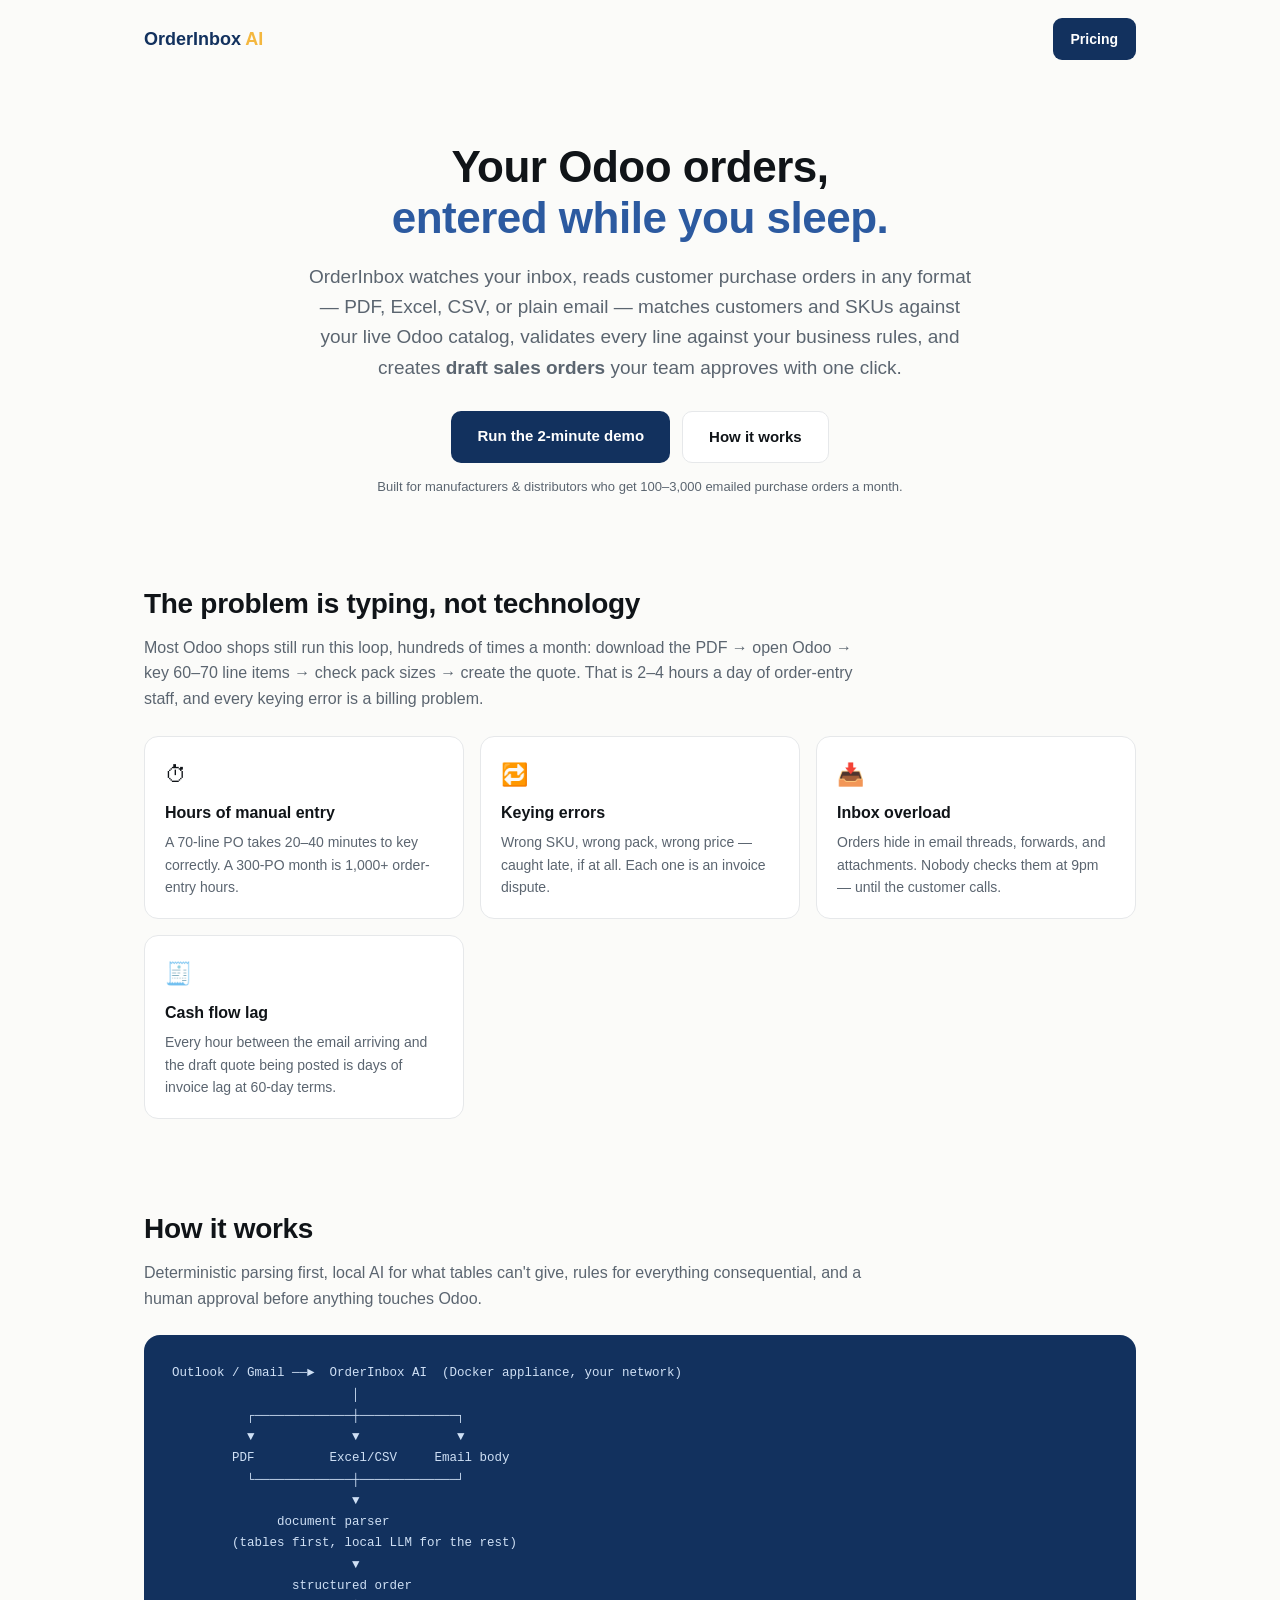
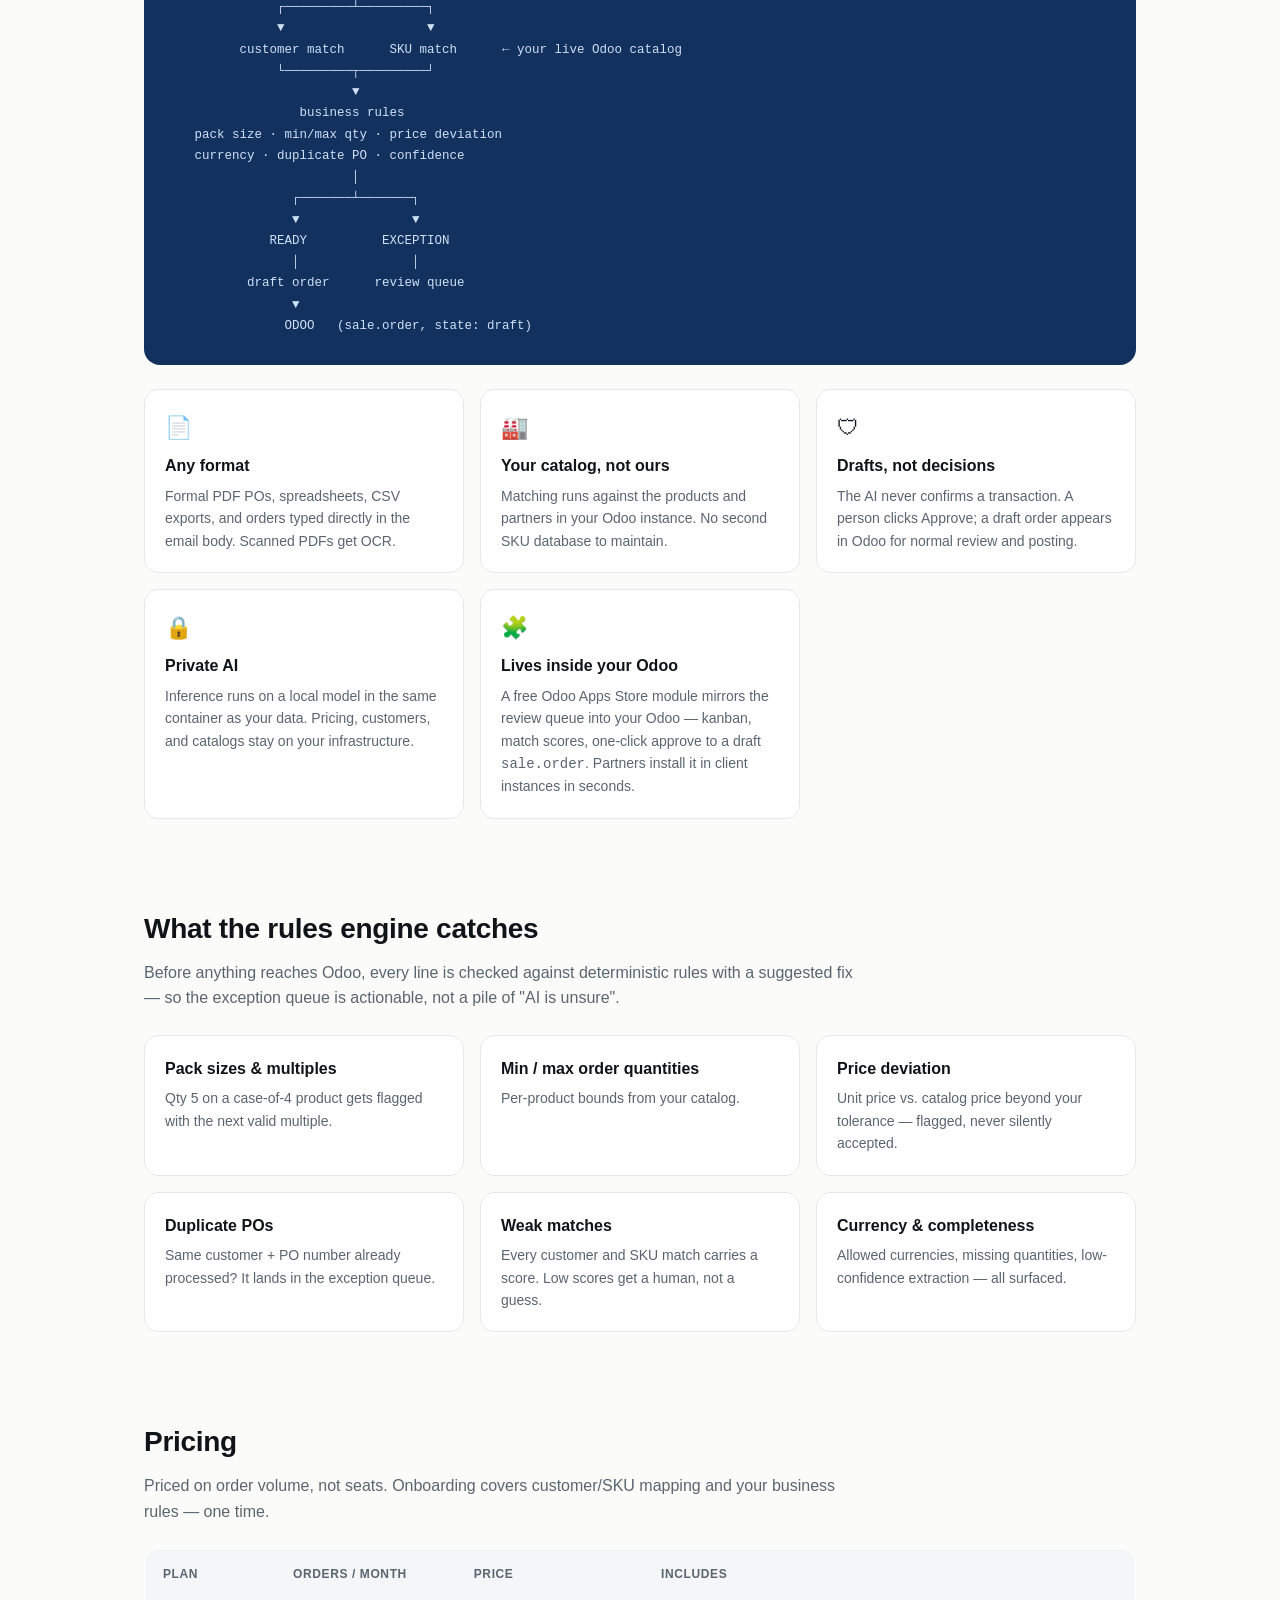
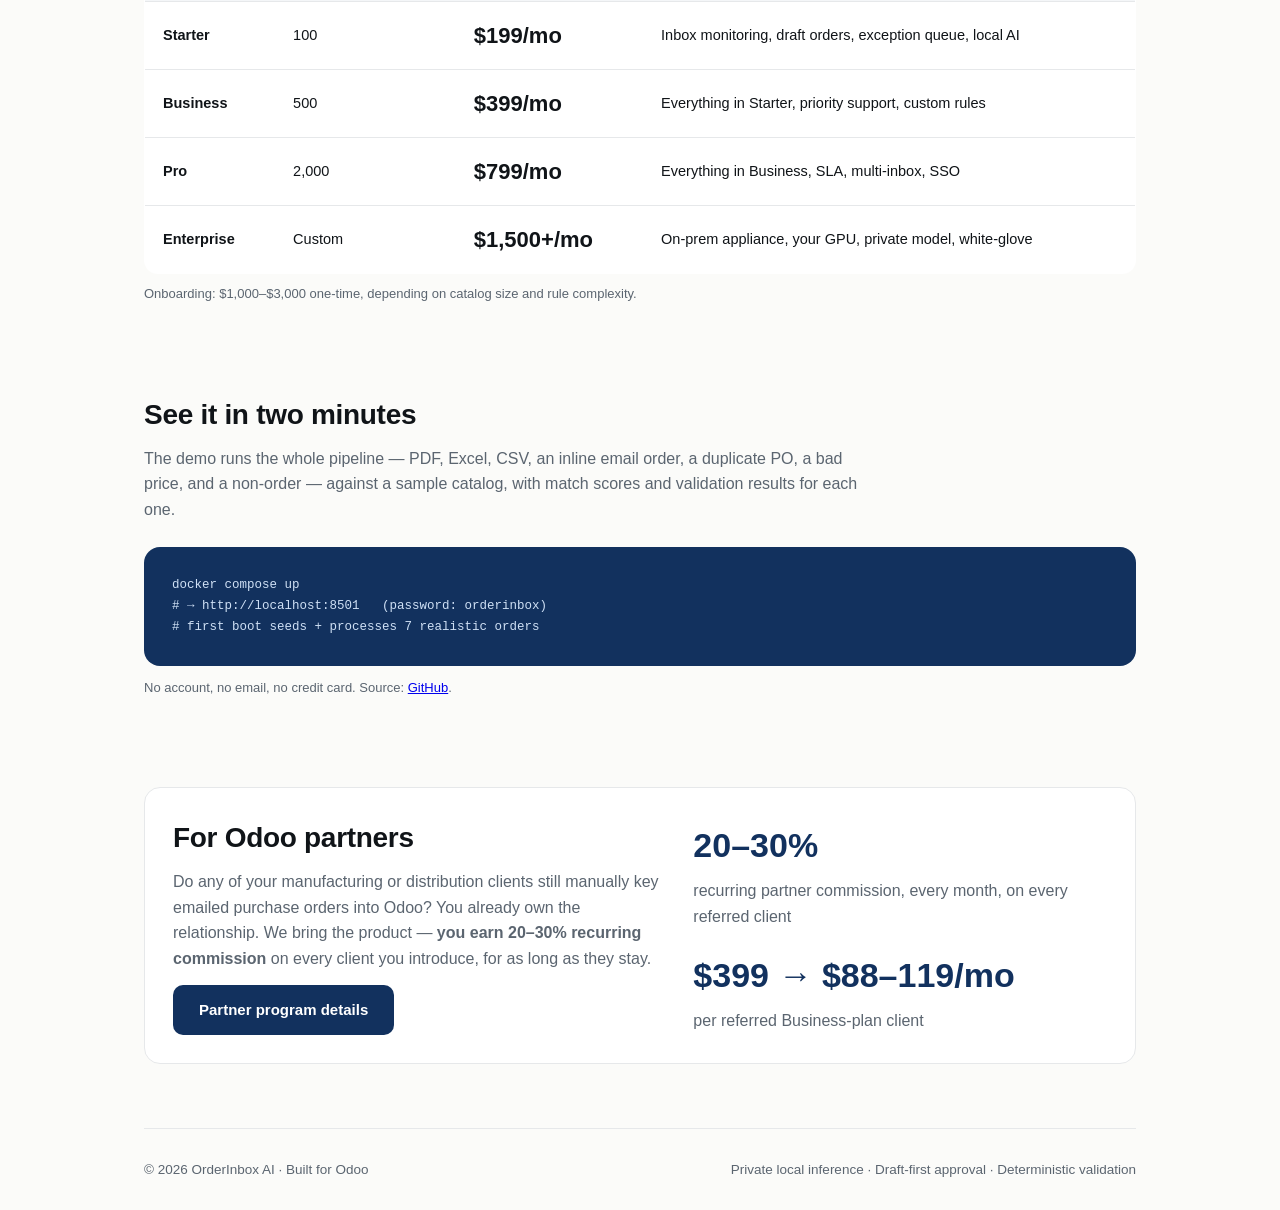
<file: site/index.html>
<!DOCTYPE html>
<html lang="en">
<head>
<meta charset="utf-8">
<meta name="viewport" content="width=device-width, initial-scale=1">
<title>OrderInbox AI — AI order entry for Odoo</title>
<meta name="description" content="OrderInbox AI watches your inbox, reads customer purchase orders (PDF, Excel, CSV, email), matches customers and SKUs against your Odoo catalog, validates business rules, and creates draft sales orders for one-click approval. Private, local AI.">
<style>
:root{--ink:#101418;--muted:#5b6570;--bg:#fbfbf9;--panel:#fff;--line:#e6e8ea;--brand:#12315e;--brand2:#2c5aa0;--ok:#0e7a5f;--accent:#f4b73f}
*{box-sizing:border-box;margin:0}
body{font-family:-apple-system,"Segoe UI",Roboto,Inter,Arial,sans-serif;color:var(--ink);background:var(--bg);line-height:1.6}
.wrap{max-width:1040px;margin:0 auto;padding:0 24px}
nav{display:flex;justify-content:space-between;align-items:center;padding:18px 0}
.logo{font-weight:800;font-size:18px;color:var(--brand)}
.logo span{color:var(--accent)}
nav a.cta{background:var(--brand);color:#fff;padding:10px 18px;border-radius:9px;text-decoration:none;font-weight:600;font-size:14px}
header{padding:64px 0 40px;text-align:center}
h1{font-size:44px;line-height:1.15;letter-spacing:-.5px;margin-bottom:18px}
h1 em{font-style:normal;color:var(--brand2)}
.sub{font-size:19px;color:var(--muted);max-width:680px;margin:0 auto 28px}
.cta-row{display:flex;gap:12px;justify-content:center;flex-wrap:wrap;margin-bottom:14px}
.btn{display:inline-block;padding:13px 26px;border-radius:10px;font-weight:700;text-decoration:none;font-size:15px}
.btn.p{background:var(--brand);color:#fff}
.btn.s{background:#fff;border:1.5px solid var(--line);color:var(--ink)}
.fine{font-size:13px;color:var(--muted)}
section{padding:44px 0}
h2{font-size:28px;margin-bottom:8px;letter-spacing:-.3px}
.lead{color:var(--muted);margin-bottom:24px;max-width:720px}
.grid{display:grid;grid-template-columns:repeat(auto-fit,minmax(240px,1fr));gap:16px}
.card{background:var(--panel);border:1px solid var(--line);border-radius:14px;padding:20px}
.card h3{font-size:16px;margin-bottom:6px}
.card p{font-size:14px;color:var(--muted)}
.card .ico{font-size:22px;margin-bottom:8px}
.flow{background:var(--brand);color:#dbe6f5;border-radius:16px;padding:28px;font-size:14px}
.flow pre{font-family:ui-monospace,Menlo,Consolas,monospace;font-size:12.5px;line-height:1.7;color:#cfe0f5;overflow:auto}
table.plans{width:100%;border-collapse:collapse;background:#fff;border:1px solid var(--line);border-radius:14px;overflow:hidden}
table.plans th,table.plans td{padding:16px 18px;text-align:left;border-bottom:1px solid var(--line);font-size:14.5px}
table.plans th{background:#f4f6f8;font-size:12px;text-transform:uppercase;letter-spacing:.05em;color:var(--muted)}
table.plans td.price{font-size:22px;font-weight:800}
table.plans tr:last-child td{border-bottom:none}
.tag{display:inline-block;background:#eef4ee;color:var(--ok);font-size:12px;font-weight:700;padding:3px 10px;border-radius:99px;margin-left:8px}
.partner{background:#fff;border:1px solid var(--line);border-radius:16px;padding:28px;display:grid;grid-template-columns:1.2fr 1fr;gap:24px}
.stat{font-size:34px;font-weight:800;color:var(--brand)}
footer{border-top:1px solid var(--line);padding:30px 0;margin-top:20px;color:var(--muted);font-size:13.5px;display:flex;justify-content:space-between;flex-wrap:wrap;gap:10px}
@media(max-width:760px){.partner{grid-template-columns:1fr}h1{font-size:32px}}
</style>
</head>
<body>
<div class="wrap">
  <nav>
    <div class="logo">OrderInbox<span> AI</span></div>
    <a class="cta" href="#pricing">Pricing</a>
  </nav>

  <header>
    <h1>Your Odoo orders,<br><em>entered while you sleep.</em></h1>
    <p class="sub">OrderInbox watches your inbox, reads customer purchase orders in any format — PDF, Excel, CSV, or plain email — matches customers and SKUs against your live Odoo catalog, validates every line against your business rules, and creates <b>draft sales orders</b> your team approves with one click.</p>
    <div class="cta-row">
      <a class="btn p" href="#demo">Run the 2-minute demo</a>
      <a class="btn s" href="#how">How it works</a>
    </div>
    <p class="fine">Built for manufacturers &amp; distributors who get 100–3,000 emailed purchase orders a month.</p>
  </header>

  <section>
    <h2>The problem is typing, not technology</h2>
    <p class="lead">Most Odoo shops still run this loop, hundreds of times a month: download the PDF → open Odoo → key 60–70 line items → check pack sizes → create the quote. That is 2–4 hours a day of order-entry staff, and every keying error is a billing problem.</p>
    <div class="grid">
      <div class="card"><div class="ico">⏱</div><h3>Hours of manual entry</h3><p>A 70-line PO takes 20–40 minutes to key correctly. A 300-PO month is 1,000+ order-entry hours.</p></div>
      <div class="card"><div class="ico">🔁</div><h3>Keying errors</h3><p>Wrong SKU, wrong pack, wrong price — caught late, if at all. Each one is an invoice dispute.</p></div>
      <div class="card"><div class="ico">📥</div><h3>Inbox overload</h3><p>Orders hide in email threads, forwards, and attachments. Nobody checks them at 9pm — until the customer calls.</p></div>
      <div class="card"><div class="ico">🧾</div><h3>Cash flow lag</h3><p>Every hour between the email arriving and the draft quote being posted is days of invoice lag at 60-day terms.</p></div>
    </div>
  </section>

  <section id="how">
    <h2>How it works</h2>
    <p class="lead">Deterministic parsing first, local AI for what tables can't give, rules for everything consequential, and a human approval before anything touches Odoo.</p>
    <div class="flow"><pre>
Outlook / Gmail ──►  OrderInbox AI  (Docker appliance, your network)
                        │
          ┌─────────────┼─────────────┐
          ▼             ▼             ▼
        PDF          Excel/CSV     Email body
          └─────────────┼─────────────┘
                        ▼
              document parser
        (tables first, local LLM for the rest)
                        ▼
                structured order
              ┌─────────┴─────────┐
              ▼                   ▼
         customer match      SKU match      ← your live Odoo catalog
              └─────────┬─────────┘
                        ▼
                 business rules
   pack size · min/max qty · price deviation
   currency · duplicate PO · confidence
                        │
                ┌───────┴───────┐
                ▼               ▼
             READY          EXCEPTION
                │               │
          draft order      review queue
                ▼
               ODOO   (sale.order, state: draft)
</pre></div>
    <div class="grid" style="margin-top:24px">
      <div class="card"><div class="ico">📄</div><h3>Any format</h3><p>Formal PDF POs, spreadsheets, CSV exports, and orders typed directly in the email body. Scanned PDFs get OCR.</p></div>
      <div class="card"><div class="ico">🏭</div><h3>Your catalog, not ours</h3><p>Matching runs against the products and partners in your Odoo instance. No second SKU database to maintain.</p></div>
      <div class="card"><div class="ico">🛡</div><h3>Drafts, not decisions</h3><p>The AI never confirms a transaction. A person clicks Approve; a draft order appears in Odoo for normal review and posting.</p></div>
      <div class="card"><div class="ico">🔒</div><h3>Private AI</h3><p>Inference runs on a local model in the same container as your data. Pricing, customers, and catalogs stay on your infrastructure.</p></div>
      <div class="card"><div class="ico">🧩</div><h3>Lives inside your Odoo</h3><p>A free Odoo Apps Store module mirrors the review queue into your Odoo — kanban, match scores, one-click approve to a draft <code>sale.order</code>. Partners install it in client instances in seconds.</p></div>
    </div>
  </section>

  <section>
    <h2>What the rules engine catches</h2>
    <p class="lead">Before anything reaches Odoo, every line is checked against deterministic rules with a suggested fix — so the exception queue is actionable, not a pile of "AI is unsure".</p>
    <div class="grid">
      <div class="card"><h3>Pack sizes &amp; multiples</h3><p>Qty 5 on a case-of-4 product gets flagged with the next valid multiple.</p></div>
      <div class="card"><h3>Min / max order quantities</h3><p>Per-product bounds from your catalog.</p></div>
      <div class="card"><h3>Price deviation</h3><p>Unit price vs. catalog price beyond your tolerance — flagged, never silently accepted.</p></div>
      <div class="card"><h3>Duplicate POs</h3><p>Same customer + PO number already processed? It lands in the exception queue.</p></div>
      <div class="card"><h3>Weak matches</h3><p>Every customer and SKU match carries a score. Low scores get a human, not a guess.</p></div>
      <div class="card"><h3>Currency &amp; completeness</h3><p>Allowed currencies, missing quantities, low-confidence extraction — all surfaced.</p></div>
    </div>
  </section>

  <section id="pricing">
    <h2>Pricing</h2>
    <p class="lead">Priced on order volume, not seats. Onboarding covers customer/SKU mapping and your business rules — one time.</p>
    <table class="plans">
      <tr><th>Plan</th><th>Orders / month</th><th>Price</th><th>Includes</th></tr>
      <tr><td><b>Starter</b></td><td>100</td><td class="price">$199/mo</td><td>Inbox monitoring, draft orders, exception queue, local AI</td></tr>
      <tr><td><b>Business</b></td><td>500</td><td class="price">$399/mo</td><td>Everything in Starter, priority support, custom rules</td></tr>
      <tr><td><b>Pro</b></td><td>2,000</td><td class="price">$799/mo</td><td>Everything in Business, SLA, multi-inbox, SSO</td></tr>
      <tr><td><b>Enterprise</b></td><td>Custom</td><td class="price">$1,500+/mo</td><td>On-prem appliance, your GPU, private model, white-glove</td></tr>
    </table>
    <p class="fine" style="margin-top:10px">Onboarding: $1,000–$3,000 one-time, depending on catalog size and rule complexity.</p>
  </section>

  <section id="demo">
    <h2>See it in two minutes</h2>
    <p class="lead">The demo runs the whole pipeline — PDF, Excel, CSV, an inline email order, a duplicate PO, a bad price, and a non-order — against a sample catalog, with match scores and validation results for each one.</p>
    <div class="flow"><pre>
docker compose up
# → http://localhost:8501   (password: orderinbox)
# first boot seeds + processes 7 realistic orders</pre></div>
    <p class="fine" style="margin-top:12px">No account, no email, no credit card. Source: <a href="https://github.com/Suliency/orderinbox">GitHub</a>.</p>
  </section>

  <section>
    <div class="partner">
      <div>
        <h2>For Odoo partners</h2>
        <p class="lead" style="margin-bottom:14px">Do any of your manufacturing or distribution clients still manually key emailed purchase orders into Odoo? You already own the relationship. We bring the product — <b>you earn 20–30% recurring commission</b> on every client you introduce, for as long as they stay.</p>
        <a class="btn p" href="https://github.com/Suliency/orderinbox/blob/master/PARTNERS.md">Partner program details</a>
      </div>
      <div style="align-self:center">
        <div class="stat">20–30%</div>
        <p class="lead" style="margin:6px 0 18px">recurring partner commission, every month, on every referred client</p>
        <div class="stat">$399 → $88–119/mo</div>
        <p class="lead" style="margin:6px 0 0">per referred Business-plan client</p>
      </div>
    </div>
  </section>

  <footer>
    <span>© 2026 OrderInbox AI · Built for Odoo</span>
    <span>Private local inference · Draft-first approval · Deterministic validation</span>
  </footer>
</div>
</body>
</html>
</file>
